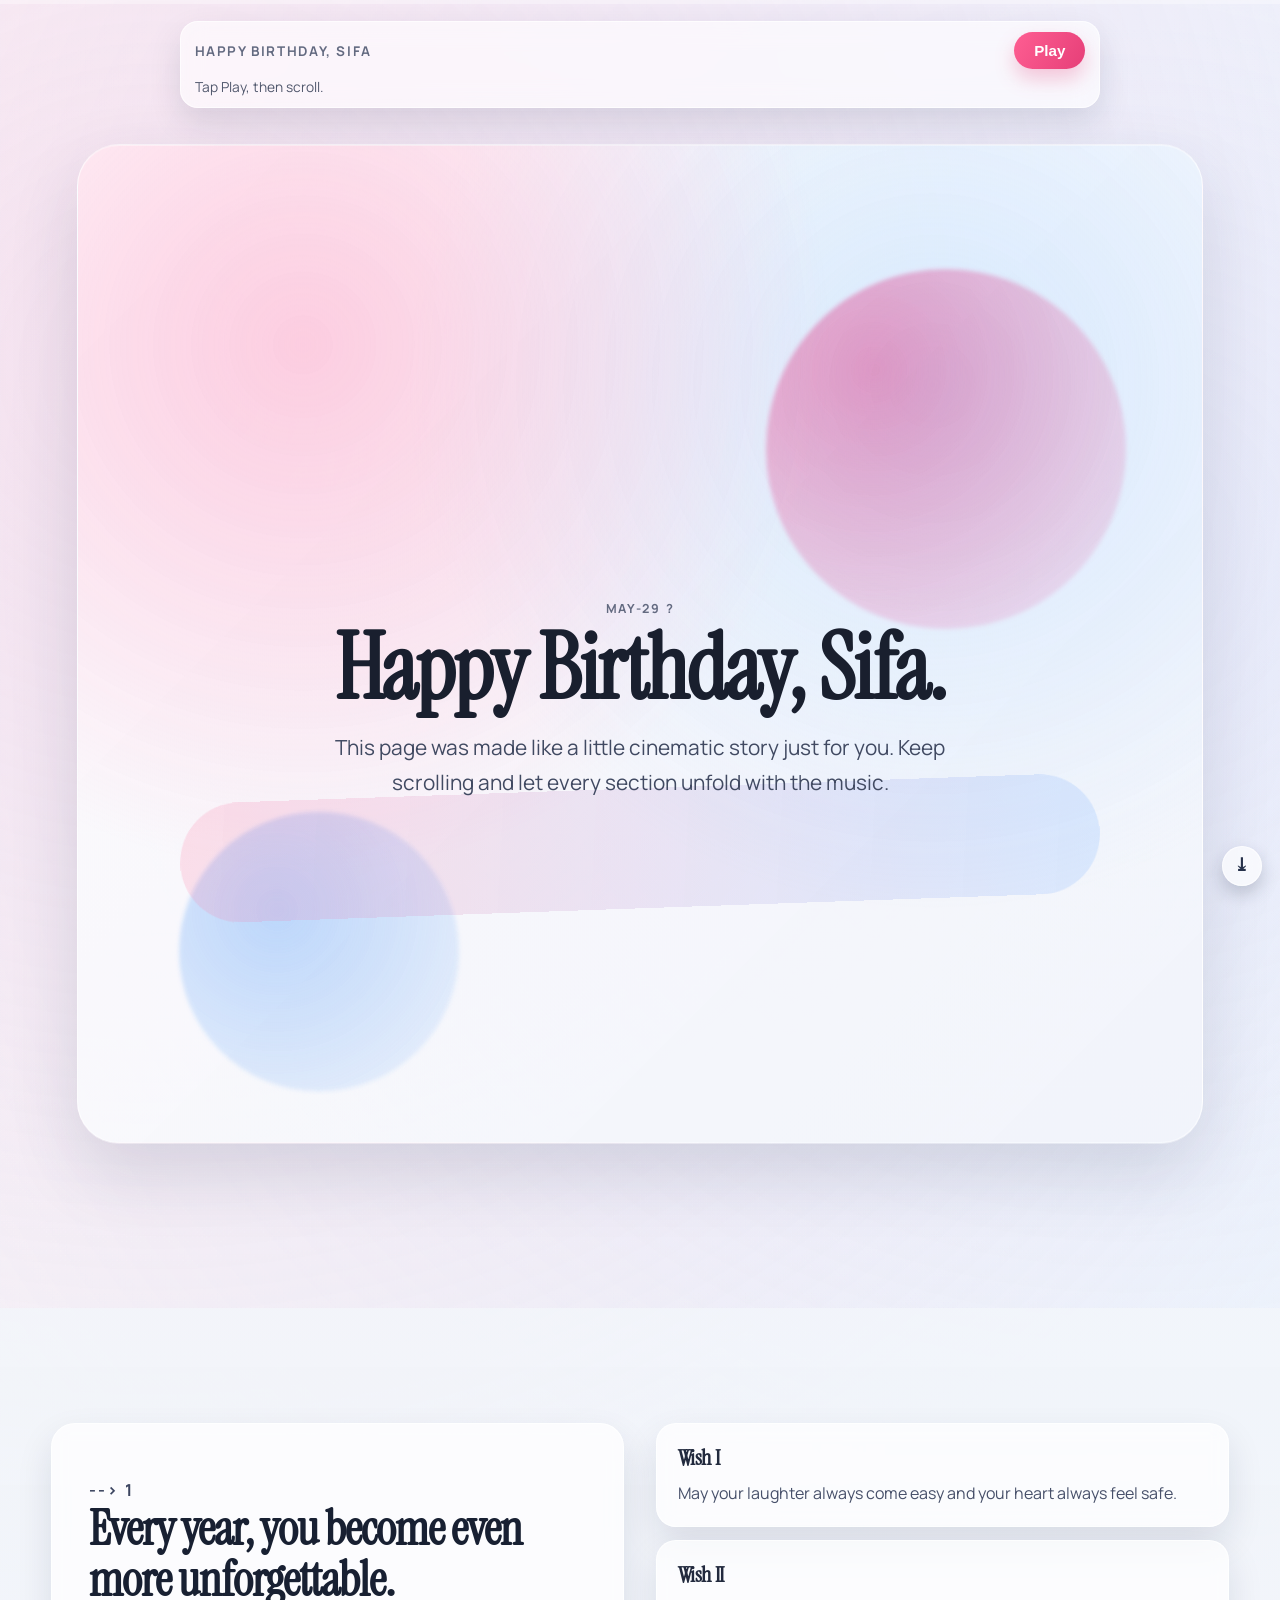
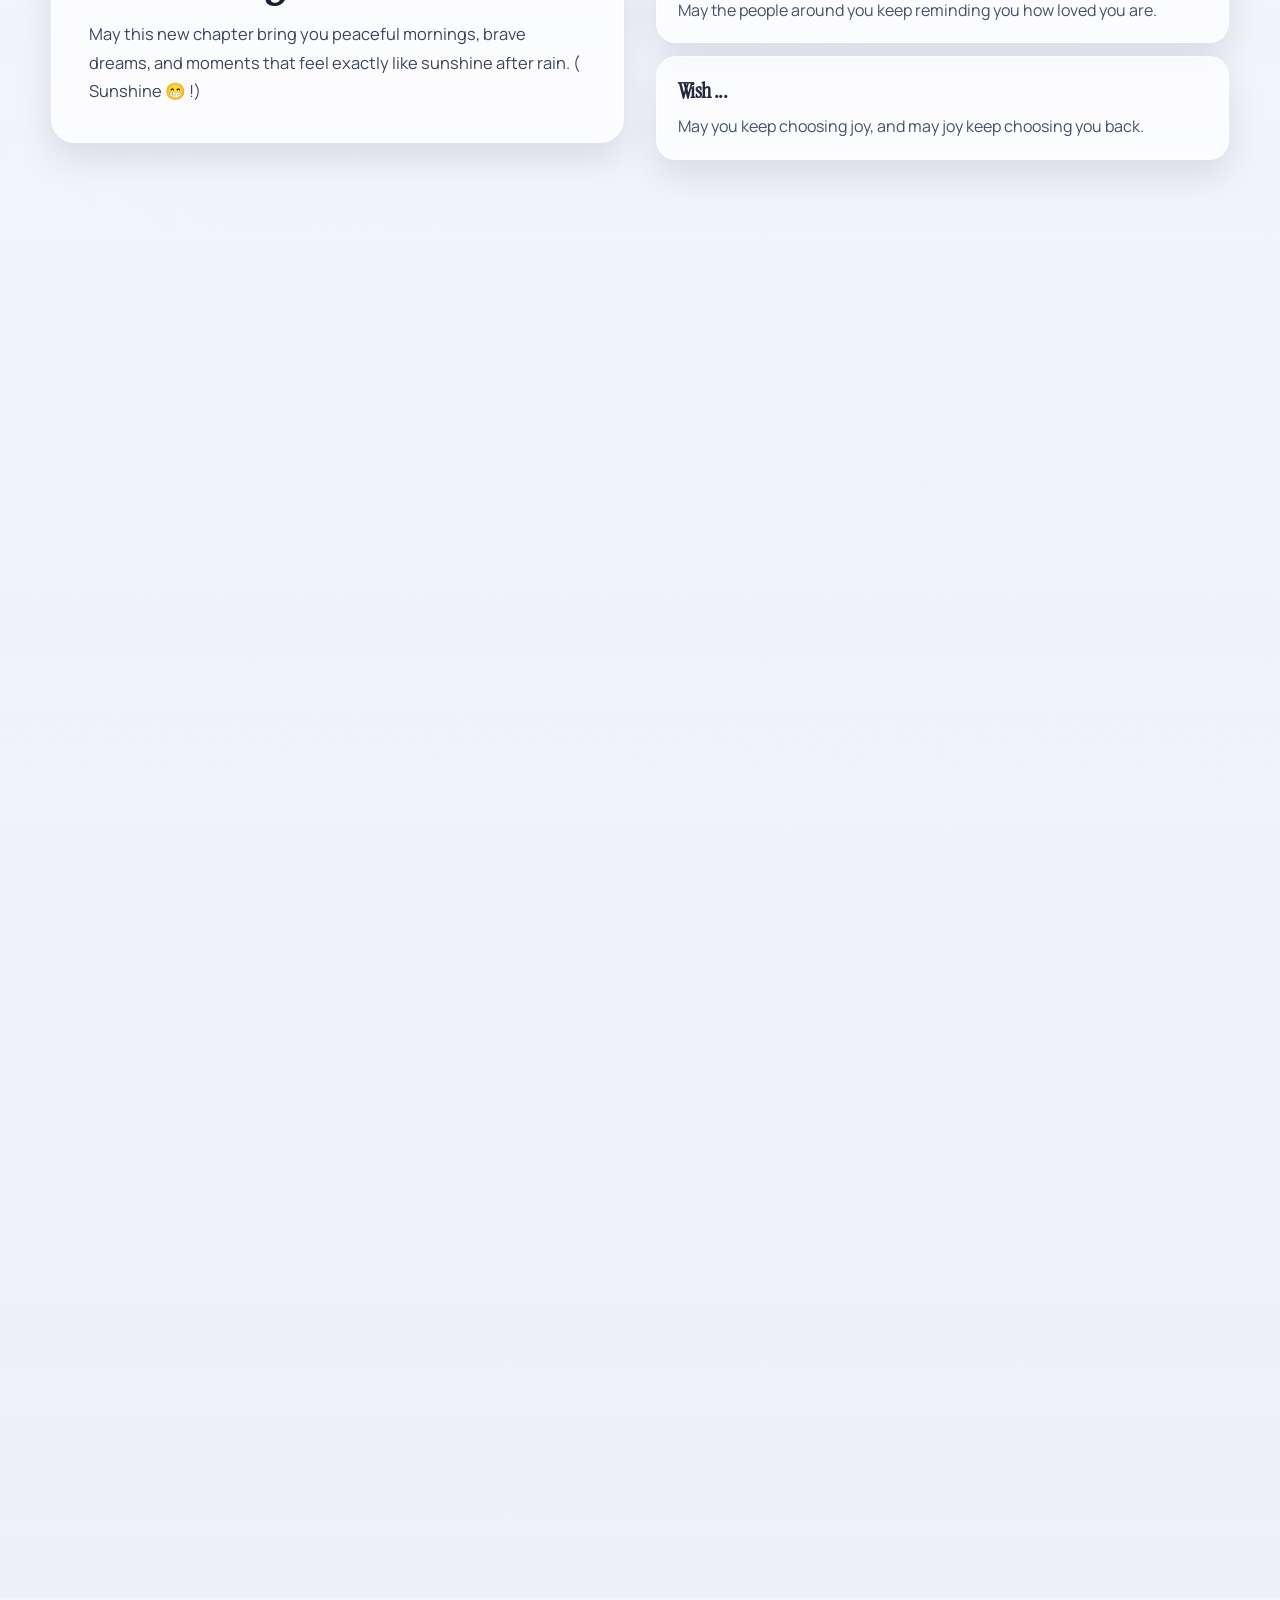
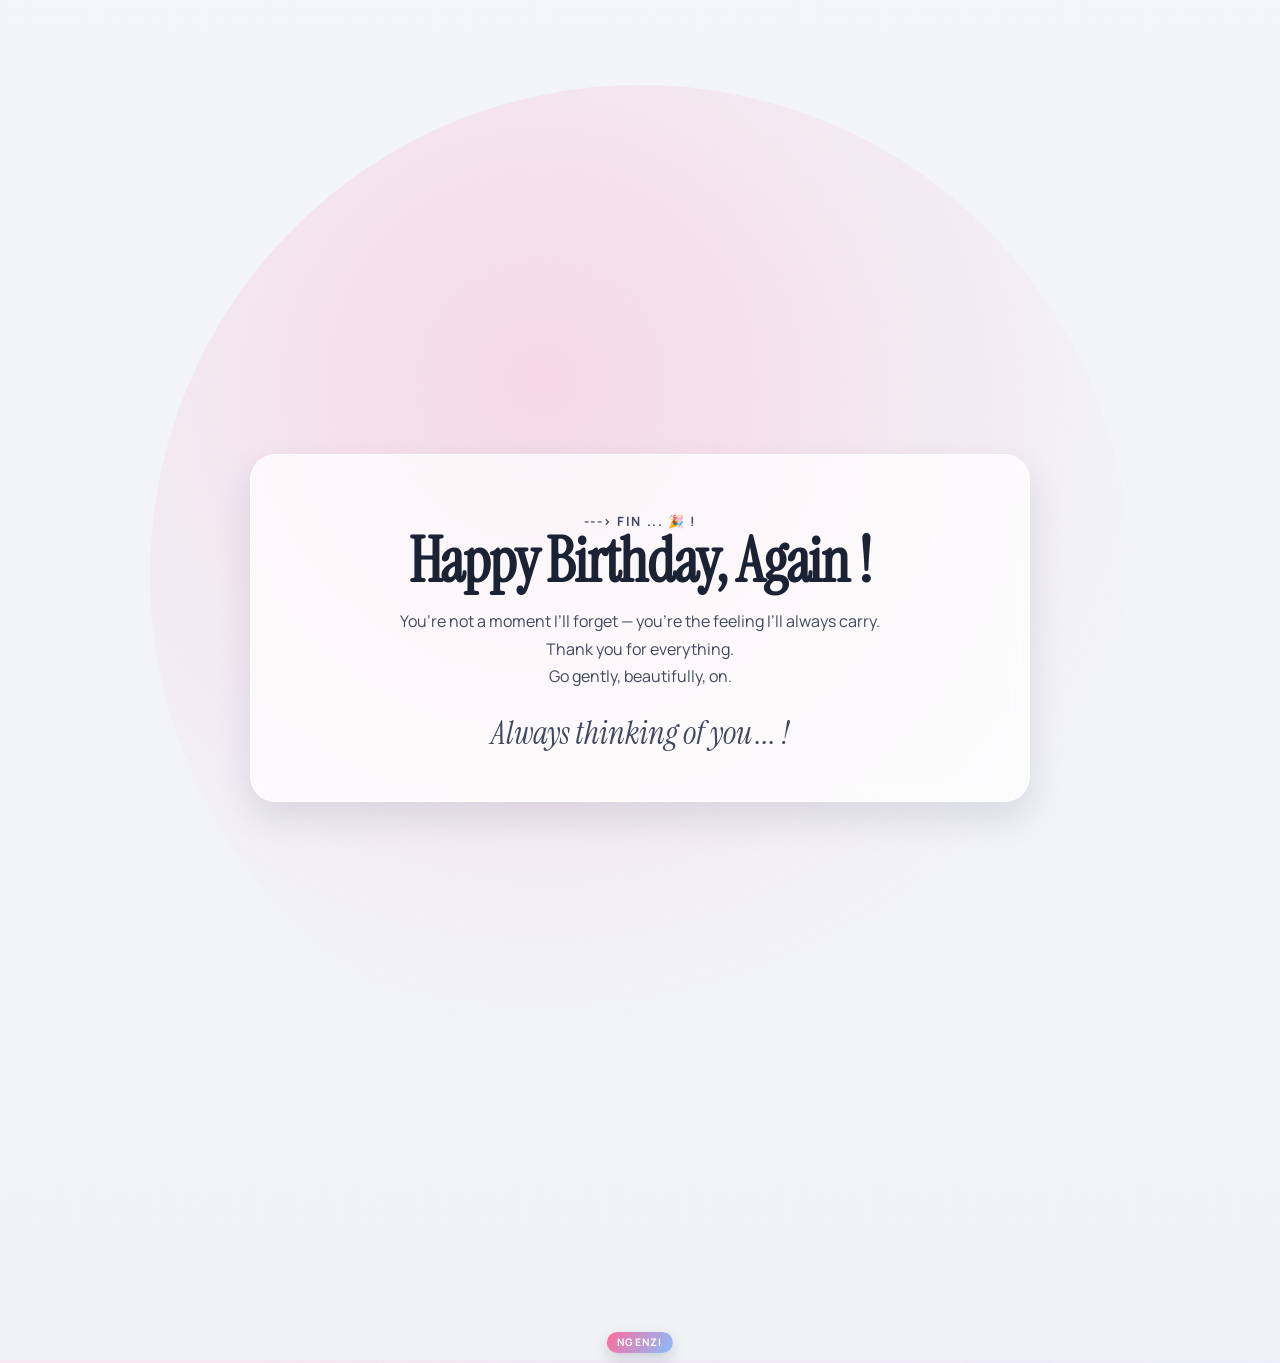
<file: index.html>
<!doctype html>
<html lang="en">
<head>
  <meta charset="UTF-8" />
  <meta name="viewport" content="width=device-width, initial-scale=1.0, viewport-fit=cover" />
  <title>Happy Birthday, Sifa</title>
  <meta name="description" content="An animated birthday story for Sifa with engaging scroll effects and music." />
  <link rel="preconnect" href="https://fonts.googleapis.com" />
  <link rel="preconnect" href="https://fonts.gstatic.com" crossorigin />
  <link href="https://fonts.googleapis.com/css2?family=Instrument+Serif:ital@0;1&family=Manrope:wght@400;500;600;700&display=swap" rel="stylesheet" />
  <link rel="icon" href="assets/heart-favicon.svg" type="image/svg+xml" />
  <link rel="stylesheet" href="styles.css?v=20260528b" />
</head>
<body>
  <div class="scroll-meter" aria-hidden="true"><span id="scroll-progress"></span></div>

  <header class="audio-dock" role="banner">
    <div class="audio-dock-shell">
      <p class="dock-label">Happy Birthday, Sifa</p>
      <button id="music-toggle" type="button" aria-describedby="audio-status">Play</button>
      <p id="audio-status" class="status" aria-live="polite">Tap Play, then scroll.</p>
    </div>
  </header>

  <main>
    <section class="panel hero" aria-label="Hero">
      <div class="balloon-launch" aria-hidden="true">
        <span class="balloon bal-1"></span>
        <span class="balloon bal-2"></span>
        <span class="balloon bal-3"></span>
        <span class="balloon bal-4"></span>
      </div>
      <div class="layer hero-gradient" data-parallax data-speed="0.12"></div>
      <div class="layer hero-orb hero-orb-a" data-parallax data-speed="0.28"></div>
      <div class="layer hero-orb hero-orb-b" data-parallax data-speed="0.2"></div>
      <div class="layer hero-ribbon" data-parallax data-speed="0.16"></div>

      <div class="hero-content reveal">
        <p class="kicker">May-29 ? </p>
        <h1>Happy Birthday, Sifa.</h1>
        <p class="lede">
          This page was made like a little cinematic story just for you.
          Keep scrolling and let every section unfold with the music.
        </p>
      </div>
    </section>

    <section class="panel chapter chapter-one" aria-label="Birthday letter">
      <div class="chapter-frame">
        <article class="chapter-text reveal">
          <p class="chapter-id">--> 1</p>
          <h2>Every year, you become even more unforgettable.</h2>
          <p>
            May this new chapter bring you peaceful mornings, brave dreams,
            and moments that feel exactly like sunshine after rain. ( Sunshine 😁 !)
          </p>
        </article>

        <div class="chapter-stack">
          <article class="glass-card reveal">
            <h3>Wish I</h3>
            <p>May your laughter always come easy and your heart always feel safe.</p>
          </article>
          <article class="glass-card reveal">
            <h3>Wish II</h3>
            <p>May the people around you keep reminding you how loved you are.</p>
          </article>
          <article class="glass-card reveal">
            <h3>Wish ...</h3>
            <p>May you keep choosing joy, and may joy keep choosing you back.</p>
          </article>
        </div>
      </div>
    </section>


    <section class="panel finale" aria-label="Final message">
      <div class="layer finale-glow" data-parallax data-speed="0.22"></div>
      <div class="finale-card reveal">
        <p class="chapter-id">---> Fin ... 🎉 !</p>
        <h2>Happy Birthday, Again !</h2>
        <p>
          You’re not a moment I’ll forget — you’re the feeling
          I’ll always carry. Thank you for everything.
          <br>
          Go gently, beautifully, on.
        </p>
        <p class="signature">Always thinking of you ... !</p>
      </div>
    </section>
  </main>

  <audio id="birthday-song" preload="auto" loop>
    <source src="assets/happy-birthday.mp3" type="audio/mpeg" />
    Your browser does not support the audio element.
  </audio>

  <footer class="credit">
    <div class="footer-balloon-stream" aria-hidden="true">
      <span class="footer-balloon fb-1"></span>
      <span class="footer-balloon fb-2"></span>
      <span class="footer-balloon fb-3"></span>
      <span class="footer-balloon fb-4"></span>
      <span class="footer-balloon fb-5"></span>
    </div>
    <span class="credit-text">Ngenzi</span>
  </footer>
  <button id="pdf-download" class="pdf-fab" type="button" aria-label="Download as PDF" title="Keep PDF">
    <span aria-hidden="true">⤓</span>
  </button>

  <script src="script.js?v=20260528b"></script>
</body>
</html>
</file>
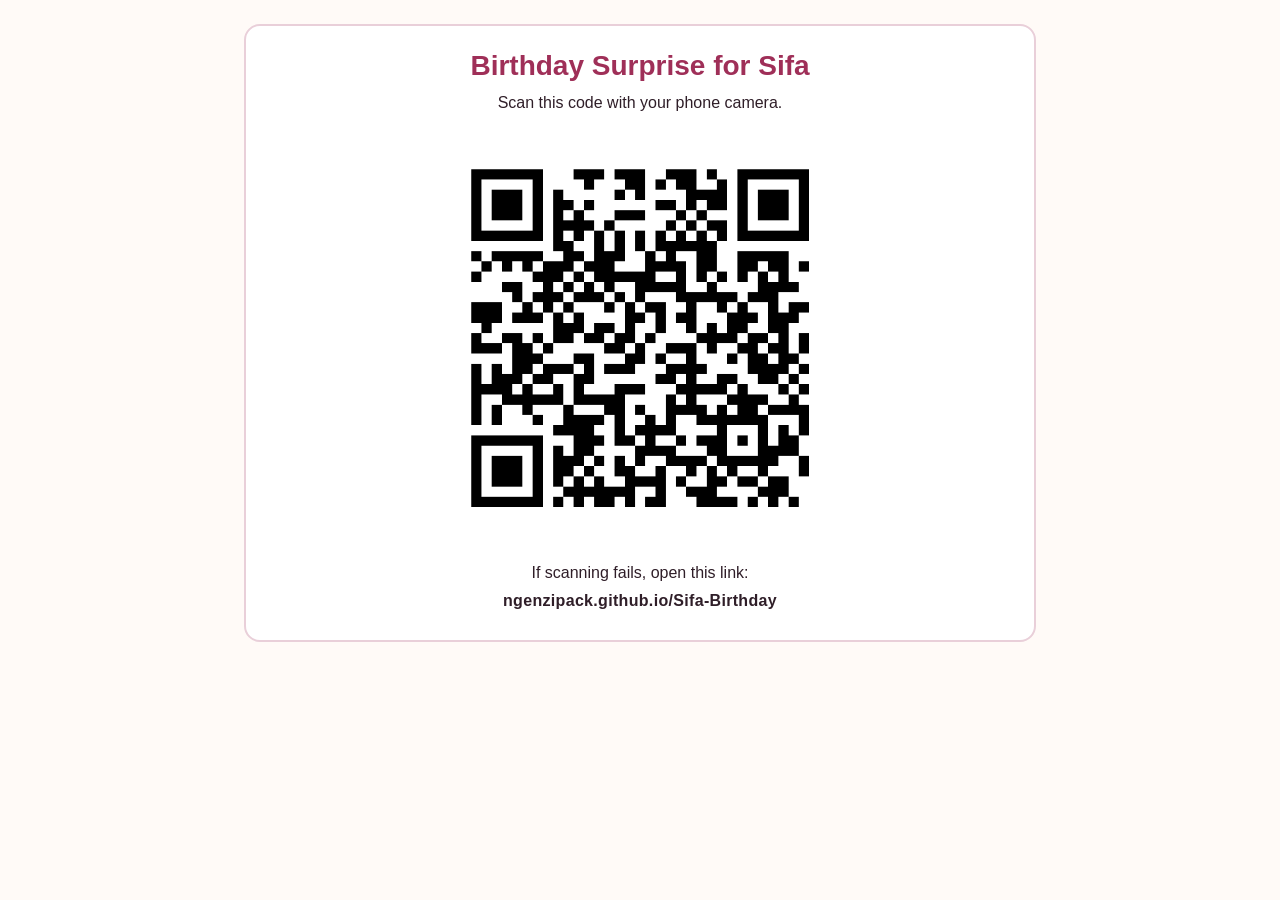
<file: qr/sifa-birthday-print-card.html>
<!doctype html>
<html lang="en">
<head>
  <meta charset="UTF-8" />
  <meta name="viewport" content="width=device-width, initial-scale=1.0" />
  <title>Sifa Birthday QR Print Card</title>
  <style>
    body {
      font-family: "Nunito Sans", Arial, sans-serif;
      margin: 0;
      padding: 24px;
      background: #fffaf7;
      color: #2f1e28;
    }
    .card {
      max-width: 740px;
      margin: 0 auto;
      border: 2px solid #e9cfd9;
      border-radius: 16px;
      background: #fff;
      padding: 24px;
      text-align: center;
    }
    h1 {
      margin: 0 0 12px;
      font-size: 28px;
      color: #9f2f58;
    }
    p {
      margin: 6px 0;
      font-size: 16px;
    }
    img {
      width: min(420px, 92vw);
      height: auto;
      margin: 16px auto;
      display: block;
    }
    .url {
      font-weight: 700;
      letter-spacing: 0.02em;
      word-break: break-word;
      margin-top: 10px;
    }
    @media print {
      body { background: #fff; padding: 0; }
      .card { border: none; max-width: 100%; }
    }
  </style>
</head>
<body>
  <section class="card">
    <h1>Birthday Surprise for Sifa</h1>
    <p>Scan this code with your phone camera.</p>
    <img src="./sifa-birthday-qr.png" alt="QR code to Sifa birthday message" />
    <p>If scanning fails, open this link:</p>
    <p class="url">ngenzipack.github.io/Sifa-Birthday</p>
  </section>
</body>
</html>
</file>
<file: styles.css>
:root {
  --ink: #1c2130;
  --muted: #636a80;
  --cream: #f7f6f3;
  --panel: #f0f2f7;
  --highlight: #fb4f86;
  --highlight-soft: rgba(251, 79, 134, 0.16);
  --line: rgba(255, 255, 255, 0.7);
}

* {
  box-sizing: border-box;
}

html,
body {
  margin: 0;
  padding: 0;
}

body {
  font-family: "Manrope", "Segoe UI", sans-serif;
  color: var(--ink);
  background:
    radial-gradient(circle at 12% 8%, rgba(247, 169, 203, 0.28), transparent 34%),
    radial-gradient(circle at 88% 12%, rgba(166, 201, 255, 0.26), transparent 40%),
    linear-gradient(180deg, #fcfcfd 0%, #f4f6f9 56%, #f1f2f6 100%);
  overflow-x: hidden;
}

.scroll-meter {
  position: fixed;
  top: 0;
  left: 0;
  width: 100%;
  height: 4px;
  background: rgba(255, 255, 255, 0.35);
  z-index: 30;
}

#scroll-progress {
  display: block;
  height: 100%;
  width: 0%;
  background: linear-gradient(90deg, #ff5f92, #ff8a5d);
  box-shadow: 0 0 16px rgba(255, 95, 146, 0.48);
  transition: width 120ms linear;
}

.audio-dock {
  position: fixed;
  top: clamp(0.8rem, 2vw, 1.3rem);
  left: 50%;
  transform: translateX(-50%);
  width: min(920px, 92vw);
  z-index: 20;
  pointer-events: none;
}

.audio-dock-shell {
  pointer-events: auto;
  display: grid;
  grid-template-columns: 1fr auto;
  gap: 0.5rem 1rem;
  align-items: center;
  border-radius: 18px;
  padding: 0.65rem 0.85rem 0.7rem;
  background: rgba(255, 255, 255, 0.62);
  border: 1px solid var(--line);
  box-shadow: 0 14px 32px rgba(20, 31, 64, 0.12);
  backdrop-filter: blur(12px) saturate(1.2);
  -webkit-backdrop-filter: blur(12px) saturate(1.2);
}

.dock-label {
  margin: 0;
  font-size: 0.84rem;
  font-weight: 700;
  letter-spacing: 0.12em;
  text-transform: uppercase;
  color: var(--muted);
}

.status {
  grid-column: 1 / -1;
  margin: 0;
  font-size: 0.86rem;
  color: #50576c;
}

button {
  border: none;
  border-radius: 999px;
  padding: 0.62rem 1.25rem;
  font-size: 0.95rem;
  font-weight: 700;
  color: #fff;
  background: linear-gradient(120deg, #fe5e92, #e63f78);
  cursor: pointer;
  box-shadow: 0 10px 20px rgba(230, 63, 120, 0.28);
  transition: transform 180ms ease, box-shadow 180ms ease;
}

button:hover,
button:focus-visible {
  transform: translateY(-1px);
  box-shadow: 0 14px 24px rgba(230, 63, 120, 0.34);
}

button:active {
  transform: translateY(0);
}

.pdf-fab {
  position: fixed;
  right: clamp(0.75rem, 3vw, 1.15rem);
  bottom: calc(0.9rem + env(safe-area-inset-bottom));
  z-index: 26;
  width: 2.5rem;
  height: 2.5rem;
  padding: 0;
  border: 1px solid rgba(255, 255, 255, 0.65);
  border-radius: 999px;
  background: rgba(255, 255, 255, 0.68);
  color: #25304a;
  font-size: 1.1rem;
  line-height: 1;
  box-shadow: 0 8px 18px rgba(18, 29, 56, 0.2);
  backdrop-filter: blur(8px);
  -webkit-backdrop-filter: blur(8px);
}

.pdf-fab:hover,
.pdf-fab:focus-visible {
  transform: translateY(-1px);
  box-shadow: 0 11px 22px rgba(18, 29, 56, 0.25);
}

main {
  padding-top: 5.8rem;
}

.panel {
  position: relative;
  min-height: 120vh;
  padding: clamp(5rem, 9vw, 8rem) clamp(1.2rem, 4vw, 5rem);
}

.hero {
  min-height: 135vh;
  display: grid;
  place-items: center;
  isolation: isolate;
}

.balloon-launch {
  position: absolute;
  inset: 0;
  pointer-events: none;
  overflow: hidden;
  z-index: 0;
}

.balloon {
  position: absolute;
  bottom: -26vh;
  width: clamp(30px, 4.4vw, 52px);
  aspect-ratio: 0.84;
  border-radius: 55% 55% 50% 50%;
  opacity: 0;
  transform: translateY(0) scale(0.95);
  animation: balloon-rise 9.6s ease-out infinite;
  box-shadow: inset -8px -18px 22px rgba(0, 0, 0, 0.08);
}

.balloon::before {
  content: "";
  position: absolute;
  left: 50%;
  bottom: -16px;
  width: 1px;
  height: 28px;
  background: linear-gradient(180deg, rgba(117, 126, 154, 0.5), rgba(117, 126, 154, 0.1));
}

.bal-1 {
  left: 7%;
  animation-delay: 0.3s;
  background: radial-gradient(circle at 35% 30%, rgba(255, 255, 255, 0.84), rgba(254, 102, 157, 0.95));
}

.bal-2 {
  left: 21%;
  width: clamp(26px, 4vw, 46px);
  animation-delay: 0.9s;
  animation-duration: 8.7s;
  background: radial-gradient(circle at 35% 30%, rgba(255, 255, 255, 0.8), rgba(124, 183, 255, 0.9));
}

.bal-3 {
  left: 78%;
  animation-delay: 1.3s;
  animation-duration: 9.4s;
  background: radial-gradient(circle at 35% 30%, rgba(255, 255, 255, 0.82), rgba(255, 145, 95, 0.9));
}

.bal-4 {
  left: 90%;
  width: clamp(24px, 3.8vw, 44px);
  animation-delay: 1.9s;
  animation-duration: 8.9s;
  background: radial-gradient(circle at 35% 30%, rgba(255, 255, 255, 0.8), rgba(196, 126, 255, 0.9));
}

@keyframes balloon-rise {
  0% {
    transform: translateY(0) translateX(0) scale(0.95);
    opacity: 0;
  }
  12% {
    opacity: 0.56;
  }
  78% {
    opacity: 0.5;
  }
  100% {
    transform: translateY(-120vh) translateX(24px) scale(1.04);
    opacity: 0;
  }
}

.layer {
  position: absolute;
  pointer-events: none;
  transform: translate3d(0, var(--parallax, 0px), 0);
  will-change: transform;
}

.hero-gradient {
  inset: 8vh 6vw 16vh;
  border-radius: 42px;
  background:
    radial-gradient(circle at 20% 20%, rgba(255, 132, 179, 0.38), transparent 44%),
    radial-gradient(circle at 76% 24%, rgba(155, 205, 255, 0.35), transparent 46%),
    linear-gradient(135deg, rgba(255, 255, 255, 0.86), rgba(242, 245, 251, 0.88));
  border: 1px solid rgba(255, 255, 255, 0.74);
  box-shadow: 0 30px 70px rgba(33, 48, 84, 0.14);
}

.hero-orb {
  border-radius: 999px;
  filter: blur(2px);
  mix-blend-mode: multiply;
}

.hero-orb-a {
  width: min(40vw, 360px);
  aspect-ratio: 1;
  top: 18vh;
  right: 12vw;
  background: radial-gradient(circle at 30% 28%, rgba(255, 116, 168, 0.66), rgba(255, 116, 168, 0.08));
}

.hero-orb-b {
  width: min(32vw, 280px);
  aspect-ratio: 1;
  bottom: 14vh;
  left: 14vw;
  background: radial-gradient(circle at 35% 35%, rgba(112, 173, 251, 0.44), rgba(112, 173, 251, 0.08));
}

.hero-ribbon {
  width: min(76vw, 920px);
  height: clamp(70px, 11vw, 120px);
  top: 62%;
  left: 50%;
  transform: translate3d(-50%, var(--parallax, 0px), 0) rotate(-2deg);
  border-radius: 999px;
  background: linear-gradient(95deg, rgba(255, 117, 161, 0.2), rgba(135, 188, 255, 0.24));
}

.hero-content {
  position: relative;
  z-index: 1;
  max-width: 760px;
  text-align: center;
  padding: clamp(1.8rem, 4vw, 2.8rem);
}

.kicker {
  margin: 0;
  text-transform: uppercase;
  letter-spacing: 0.14em;
  font-size: 0.78rem;
  font-weight: 700;
  color: var(--muted);
}

h1,
h2,
h3 {
  margin: 0;
  font-family: "Instrument Serif", Georgia, serif;
  letter-spacing: -0.02em;
}

h1 {
  margin-top: 0.55rem;
  font-size: clamp(2.3rem, 8vw, 5.6rem);
  line-height: 0.95;
  color: #191f2e;
}

.lede {
  margin: 1.15rem auto 0;
  max-width: 54ch;
  font-size: clamp(1.02rem, 2.3vw, 1.3rem);
  color: #414a62;
  line-height: 1.7;
}

.scroll-cue {
  margin-top: 1.6rem;
  font-size: 0.9rem;
  letter-spacing: 0.09em;
  text-transform: uppercase;
  color: #5b6480;
}

.chapter-one {
  min-height: 210vh;
  background:
    linear-gradient(180deg, rgba(242, 245, 250, 0.88), rgba(236, 240, 247, 0.94));
}

.chapter-frame {
  position: sticky;
  top: clamp(5.8rem, 10vh, 7.8rem);
  display: grid;
  grid-template-columns: 1fr 1fr;
  gap: clamp(1rem, 3vw, 2rem);
  align-items: start;
}

.chapter-text,
.glass-card,
.finale-card,
.moment {
  background: rgba(255, 255, 255, 0.72);
  border: 1px solid rgba(255, 255, 255, 0.75);
  box-shadow: 0 16px 36px rgba(19, 31, 62, 0.11);
  backdrop-filter: blur(8px);
  -webkit-backdrop-filter: blur(8px);
}

.chapter-text {
  border-radius: 24px;
  padding: clamp(1.5rem, 3vw, 2.3rem);
}

.chapter-id {
  margin: 0 0 0.72rem;
  font-size: 0.8rem;
  text-transform: uppercase;
  letter-spacing: 0.12em;
  color: #66708a;
  font-weight: 700;
}

.chapter-text h2 {
  font-size: clamp(1.9rem, 4.5vw, 3rem);
  line-height: 1.05;
  color: #182032;
}

.chapter-text p {
  margin: 0.95rem 0 0;
  font-size: 1.03rem;
  line-height: 1.72;
  color: #3c4560;
}

.chapter-stack {
  display: grid;
  gap: 0.8rem;
}

.glass-card {
  border-radius: 20px;
  padding: 1.2rem 1.3rem;
}

.glass-card h3 {
  font-size: 1.38rem;
  color: #222a3e;
}

.glass-card p {
  margin: 0.55rem 0 0;
  color: #47506a;
  line-height: 1.6;
}

.moments {
  min-height: 145vh;
  background:
    radial-gradient(circle at 15% 22%, rgba(255, 130, 182, 0.12), transparent 36%),
    radial-gradient(circle at 80% 74%, rgba(125, 181, 255, 0.14), transparent 40%),
    linear-gradient(180deg, #eef2f8, #f6f7fb);
}

.moments-intro {
  max-width: 760px;
}

.moments-intro h2 {
  font-size: clamp(1.9rem, 4.4vw, 3.4rem);
  color: #1d2538;
}

.moments-grid {
  margin-top: clamp(1.2rem, 4vw, 2.2rem);
  display: grid;
  grid-template-columns: repeat(2, minmax(0, 1fr));
  gap: clamp(0.8rem, 2vw, 1.2rem);
}

.moment {
  border-radius: 20px;
  padding: clamp(1rem, 2.6vw, 1.5rem);
}

.moment-title {
  margin: 0;
  font-size: 1.22rem;
  font-weight: 700;
  color: #1f2940;
}

.moment p {
  margin: 0.58rem 0 0;
  line-height: 1.6;
  color: #4a526b;
}

.finale {
  min-height: 140vh;
  display: grid;
  place-items: center;
  isolation: isolate;
}

.finale-glow {
  width: min(80vw, 980px);
  height: min(80vw, 980px);
  border-radius: 999px;
  top: 18%;
  left: 50%;
  transform: translate3d(-50%, var(--parallax, 0px), 0);
  background: radial-gradient(circle at 40% 30%, rgba(255, 127, 177, 0.24), rgba(255, 127, 177, 0.03) 58%, transparent 72%);
}

.finale-card {
  position: relative;
  z-index: 1;
  width: min(780px, 92vw);
  border-radius: 26px;
  padding: clamp(1.6rem, 4vw, 2.5rem);
  text-align: center;
}

.finale-card h2 {
  font-size: clamp(2rem, 5vw, 3.8rem);
  line-height: 1;
  color: #1b2234;
}

.finale-card p {
  margin: 0.95rem auto 0;
  max-width: 52ch;
  line-height: 1.72;
  color: #3f4861;
}

.signature {
  margin-top: 1.35rem;
  font-family: "Instrument Serif", Georgia, serif;
  font-size: clamp(1.4rem, 3vw, 2rem);
  font-style: italic;
  color: #172238;
}

.credit {
  position: relative;
  min-height: 6.4rem;
  padding: 1.1rem 1rem 2.4rem;
  text-align: center;
  font-size: 0.78rem;
  color: #616b84;
  overflow: visible;
}

.credit-text {
  position: absolute;
  left: 50%;
  bottom: calc(0.45rem + env(safe-area-inset-bottom));
  transform: translateX(-50%);
  z-index: 3;
  display: inline-block;
  padding: 0.22rem 0.65rem;
  border-radius: 999px;
  letter-spacing: 0.12em;
  text-transform: uppercase;
  font-size: 0.65rem;
  font-weight: 700;
  color: #fff;
  background: linear-gradient(120deg, rgba(254, 94, 146, 0.9), rgba(124, 183, 255, 0.9));
  box-shadow: 0 6px 14px rgba(42, 53, 86, 0.18);
}

.footer-balloon-stream {
  position: absolute;
  left: 0;
  right: 0;
  bottom: calc(0.4rem + env(safe-area-inset-bottom));
  height: 2.1rem;
  overflow: visible;
  pointer-events: none;
  z-index: 2;
}

.footer-balloon {
  position: absolute;
  bottom: 0.15rem;
  width: clamp(18px, 2.5vw, 28px);
  aspect-ratio: 0.84;
  border-radius: 55% 55% 50% 50%;
  opacity: 0;
  -webkit-animation: footer-balloon-rise 7.8s ease-in-out infinite;
  animation: footer-balloon-rise 7.8s ease-in-out infinite;
  transform: translate3d(0, 0, 0);
  will-change: transform, opacity;
  box-shadow: inset -6px -10px 16px rgba(0, 0, 0, 0.08);
}

.footer-balloon::before {
  content: "";
  position: absolute;
  left: 50%;
  bottom: -12px;
  width: 1px;
  height: 20px;
  background: linear-gradient(180deg, rgba(117, 126, 154, 0.45), rgba(117, 126, 154, 0.1));
}

.fb-1 {
  left: 10%;
  animation-delay: 0.1s;
  background: radial-gradient(circle at 35% 30%, rgba(255, 255, 255, 0.82), rgba(254, 102, 157, 0.94));
}

.fb-2 {
  left: 28%;
  animation-delay: 1.5s;
  animation-duration: 8.6s;
  background: radial-gradient(circle at 35% 30%, rgba(255, 255, 255, 0.82), rgba(124, 183, 255, 0.92));
}

.fb-3 {
  left: 51%;
  animation-delay: 0.8s;
  animation-duration: 8.1s;
  background: radial-gradient(circle at 35% 30%, rgba(255, 255, 255, 0.82), rgba(255, 145, 95, 0.92));
}

.fb-4 {
  left: 72%;
  animation-delay: 2.2s;
  animation-duration: 9s;
  background: radial-gradient(circle at 35% 30%, rgba(255, 255, 255, 0.82), rgba(196, 126, 255, 0.92));
}

.fb-5 {
  left: 88%;
  animation-delay: 1.1s;
  animation-duration: 7.5s;
  background: radial-gradient(circle at 35% 30%, rgba(255, 255, 255, 0.82), rgba(128, 214, 186, 0.92));
}

@keyframes footer-balloon-rise {
  0% {
    transform: translateY(0) translateX(0) scale(0.94);
    opacity: 0;
  }
  16% {
    opacity: 0.5;
  }
  78% {
    opacity: 0.45;
  }
  100% {
    transform: translateY(-48vh) translateX(12px) scale(1.02);
    opacity: 0;
  }
}

@-webkit-keyframes footer-balloon-rise {
  0% {
    -webkit-transform: translateY(0) translateX(0) scale(0.94);
    opacity: 0;
  }
  16% {
    opacity: 0.5;
  }
  78% {
    opacity: 0.45;
  }
  100% {
    -webkit-transform: translateY(-48vh) translateX(12px) scale(1.02);
    opacity: 0;
  }
}

.reveal {
  opacity: 0;
  transform: translateY(26px) scale(0.985);
  transition: opacity 620ms ease, transform 700ms ease;
}

.reveal.is-visible {
  opacity: 1;
  transform: translateY(0) scale(1);
}

@media (max-width: 920px) {
  .chapter-frame {
    grid-template-columns: 1fr;
    position: static;
  }

  .chapter-one {
    min-height: auto;
  }

  .moments-grid {
    grid-template-columns: 1fr;
  }
}

@media (max-width: 640px) {
  .audio-dock-shell {
    grid-template-columns: 1fr;
    gap: 0.5rem;
  }

  button:not(.pdf-fab) {
    width: 100%;
  }

  main {
    padding-top: 7.4rem;
  }

  .panel {
    padding-inline: 1rem;
  }
}

@media print {
  body {
    background: #fff;
    color: #121826;
  }

  .scroll-meter,
  .audio-dock,
  .pdf-fab,
  .credit,
  .balloon-launch,
  .layer {
    display: none !important;
  }

  main {
    padding-top: 0;
  }

  .panel {
    min-height: auto;
    padding: 1cm 0.7cm 0.35cm;
    page-break-inside: avoid;
  }

  .chapter-frame {
    position: static;
    grid-template-columns: 1fr;
  }

  .reveal {
    opacity: 1 !important;
    transform: none !important;
  }
}

@media (prefers-reduced-motion: reduce) {
  .layer,
  .reveal,
  button,
  #scroll-progress {
    transition: none !important;
    animation: none !important;
  }

  .reveal {
    opacity: 1;
    transform: none;
  }
}
</file>
